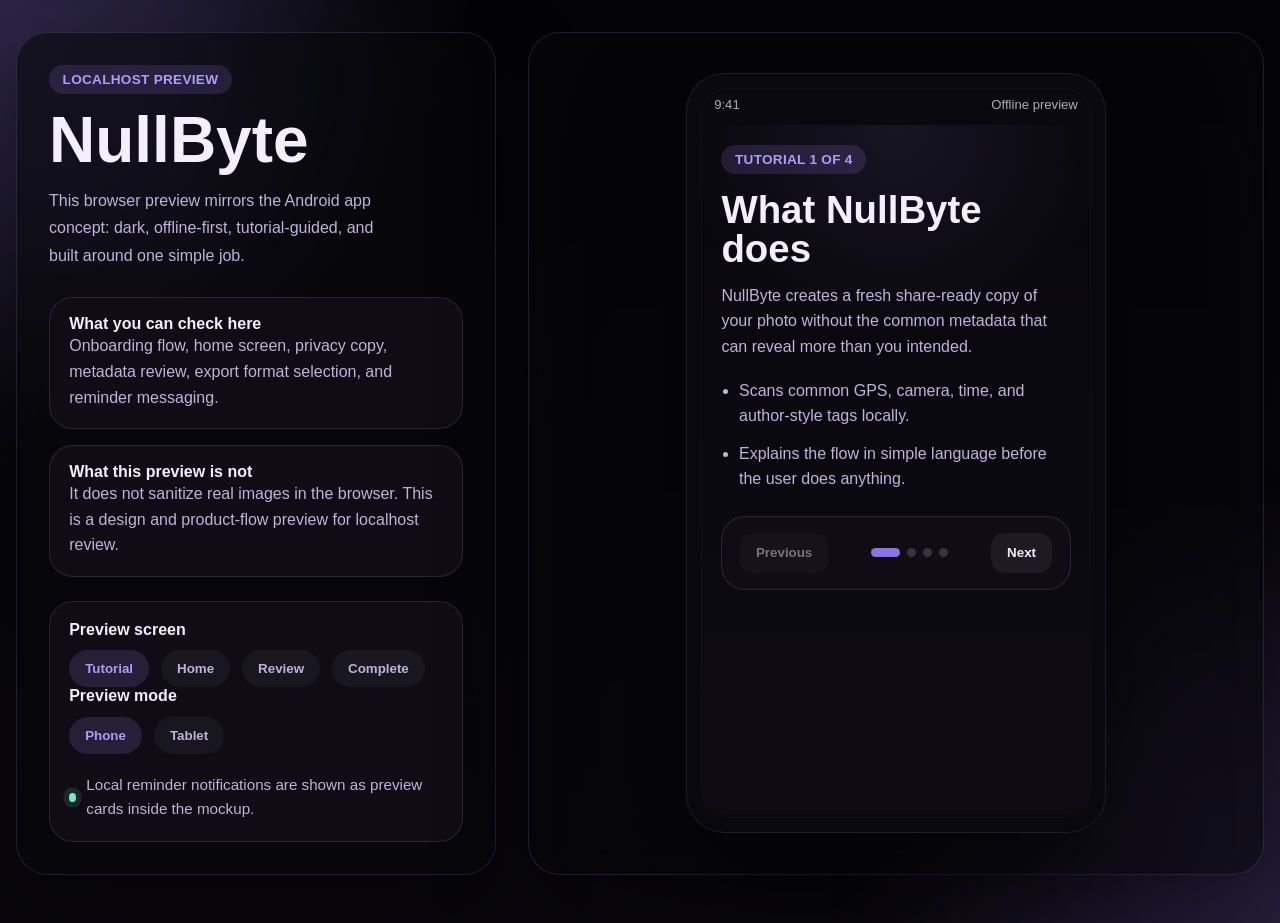
<file: preview/index.html>
<!DOCTYPE html>
<html lang="en">
<head>
  <meta charset="UTF-8">
  <meta name="viewport" content="width=device-width, initial-scale=1.0">
  <title>NullByte Preview</title>
  <link rel="stylesheet" href="./styles.css">
</head>
<body>
  <div class="ambient ambient-left"></div>
  <div class="ambient ambient-right"></div>

  <main class="shell">
    <section class="intro-card">
      <div class="eyebrow">Localhost preview</div>
      <h1>NullByte</h1>
      <p class="lede">
        This browser preview mirrors the Android app concept: dark, offline-first,
        tutorial-guided, and built around one simple job.
      </p>

      <div class="facts">
        <article class="fact">
          <h2>What you can check here</h2>
          <p>Onboarding flow, home screen, privacy copy, metadata review, export format selection, and reminder messaging.</p>
        </article>
        <article class="fact">
          <h2>What this preview is not</h2>
          <p>It does not sanitize real images in the browser. This is a design and product-flow preview for localhost review.</p>
        </article>
      </div>

      <div class="control-panel">
        <div>
          <p class="panel-title">Preview screen</p>
          <div class="screen-tabs" id="screen-tabs">
            <button class="tab is-active" data-screen="onboarding">Tutorial</button>
            <button class="tab" data-screen="home">Home</button>
            <button class="tab" data-screen="review">Review</button>
            <button class="tab" data-screen="complete">Complete</button>
          </div>
        </div>

        <div>
          <p class="panel-title">Preview mode</p>
          <div class="screen-tabs" id="device-tabs">
            <button class="tab is-active" data-device="phone">Phone</button>
            <button class="tab" data-device="tablet">Tablet</button>
          </div>
        </div>

        <div class="mini-note">
          <span class="mini-note-dot"></span>
          Local reminder notifications are shown as preview cards inside the mockup.
        </div>
      </div>
    </section>

    <section class="device-stage">
      <div class="device-wrap" id="device-wrap">
        <div class="device device-phone" id="device">
          <div class="device-header">
            <span>9:41</span>
            <span>Offline preview</span>
          </div>
          <div class="device-body">
            <div class="screen screen-onboarding is-visible" data-screen="onboarding">
              <div class="screen-pill">Tutorial 1 of 4</div>
              <h2 class="screen-title">What NullByte does</h2>
              <p class="screen-text">
                NullByte creates a fresh share-ready copy of your photo without the common metadata
                that can reveal more than you intended.
              </p>
              <ul class="bullet-list">
                <li>Scans common GPS, camera, time, and author-style tags locally.</li>
                <li>Explains the flow in simple language before the user does anything.</li>
              </ul>

              <div class="tutorial-panel">
                <button class="tutorial-nav" id="tutorial-prev" disabled>Previous</button>
                <div class="tutorial-dots" id="tutorial-dots"></div>
                <button class="tutorial-nav" id="tutorial-next">Next</button>
              </div>
            </div>

            <div class="screen screen-home" data-screen="home">
              <div class="hero-card">
                <div class="screen-pill">Offline privacy utility</div>
                <h2 class="screen-title">NullByte</h2>
                <p class="screen-text">
                  Create clean photo copies before you post, message, or upload them.
                </p>
              </div>

              <div class="action-card">
                <h3>Start here</h3>
                <button class="primary-action">Pick photos to clean</button>
                <button class="secondary-action">Open the tutorial again</button>
              </div>

              <div class="toggle-card">
                <div>
                  <p class="toggle-title">Privacy reminders</p>
                  <p class="toggle-copy">Opt in to local notifications that remind you to scrub photos before sharing.</p>
                </div>
                <button class="toggle is-on" id="preview-toggle" aria-label="Toggle privacy reminders">
                  <span class="toggle-thumb"></span>
                </button>
              </div>

              <div class="how-card">
                <h3>How to use NullByte</h3>
                <ol class="steps">
                  <li>Select photos from your gallery or share them into NullByte.</li>
                  <li>Review the local scan summary for common EXIF tags.</li>
                  <li>Export clean copies into <code>Pictures/NullByte</code>.</li>
                </ol>
              </div>
            </div>

            <div class="screen screen-review" data-screen="review">
              <div class="review-header">
                <div class="screen-pill">Local scan</div>
                <h2 class="screen-title">Review and sanitize</h2>
                <p class="screen-text">NullByte scans these images locally and creates new clean copies when you sanitize them.</p>
              </div>

              <div class="format-card">
                <h3>Choose an export format</h3>
                <div class="format-pills">
                  <button class="format-pill is-selected">Auto</button>
                  <button class="format-pill">JPG</button>
                  <button class="format-pill">PNG</button>
                  <button class="format-pill">WebP</button>
                </div>
              </div>

              <div class="file-card">
                <div class="file-head">
                  <strong>IMG_2084.JPG</strong>
                  <span>4 tags detected</span>
                </div>
                <div class="flag-row">
                  <span class="flag is-hot">GPS found</span>
                  <span class="flag is-hot">Device found</span>
                  <span class="flag is-hot">Time found</span>
                  <span class="flag is-cool">Author clear</span>
                </div>
                <p>Common share-sensitive metadata detected.</p>
              </div>

              <div class="file-card">
                <div class="file-head">
                  <strong>SETUP_SHOT.PNG</strong>
                  <span>1 tag detected</span>
                </div>
                <div class="flag-row">
                  <span class="flag is-cool">GPS clear</span>
                  <span class="flag is-cool">Device clear</span>
                  <span class="flag is-hot">Time found</span>
                  <span class="flag is-cool">Author clear</span>
                </div>
                <p>No location tags found, but a timestamp is still present in the file metadata.</p>
              </div>

              <button class="primary-action">Sanitize 2 photos</button>
            </div>

            <div class="screen screen-complete" data-screen="complete">
              <div class="result-card">
                <div class="screen-pill">Export complete</div>
                <h2 class="screen-title">Clean copies ready</h2>
                <p class="screen-text">
                  2 clean copies were saved to <code>Pictures/NullByte</code>. Originals were left untouched.
                </p>
              </div>

              <div class="notification-preview">
                <p class="notification-label">Reminder preview</p>
                <h3>Clean before you share</h3>
                <p>NullByte is ready when you want to strip location and camera tags from photos.</p>
                <div class="notification-actions">
                  <button class="secondary-action compact">Open NullByte</button>
                  <button class="secondary-action compact">How it works</button>
                </div>
              </div>

              <div class="promise-grid">
                <article>
                  <h3>Offline</h3>
                  <p>No account, no cloud processing, no analytics.</p>
                </article>
                <article>
                  <h3>Simple</h3>
                  <p>One flow, clear language, no fake security theater.</p>
                </article>
              </div>
            </div>
          </div>
        </div>
      </div>
    </section>
  </main>

  <script src="./app.js"></script>
</body>
</html>
</file>
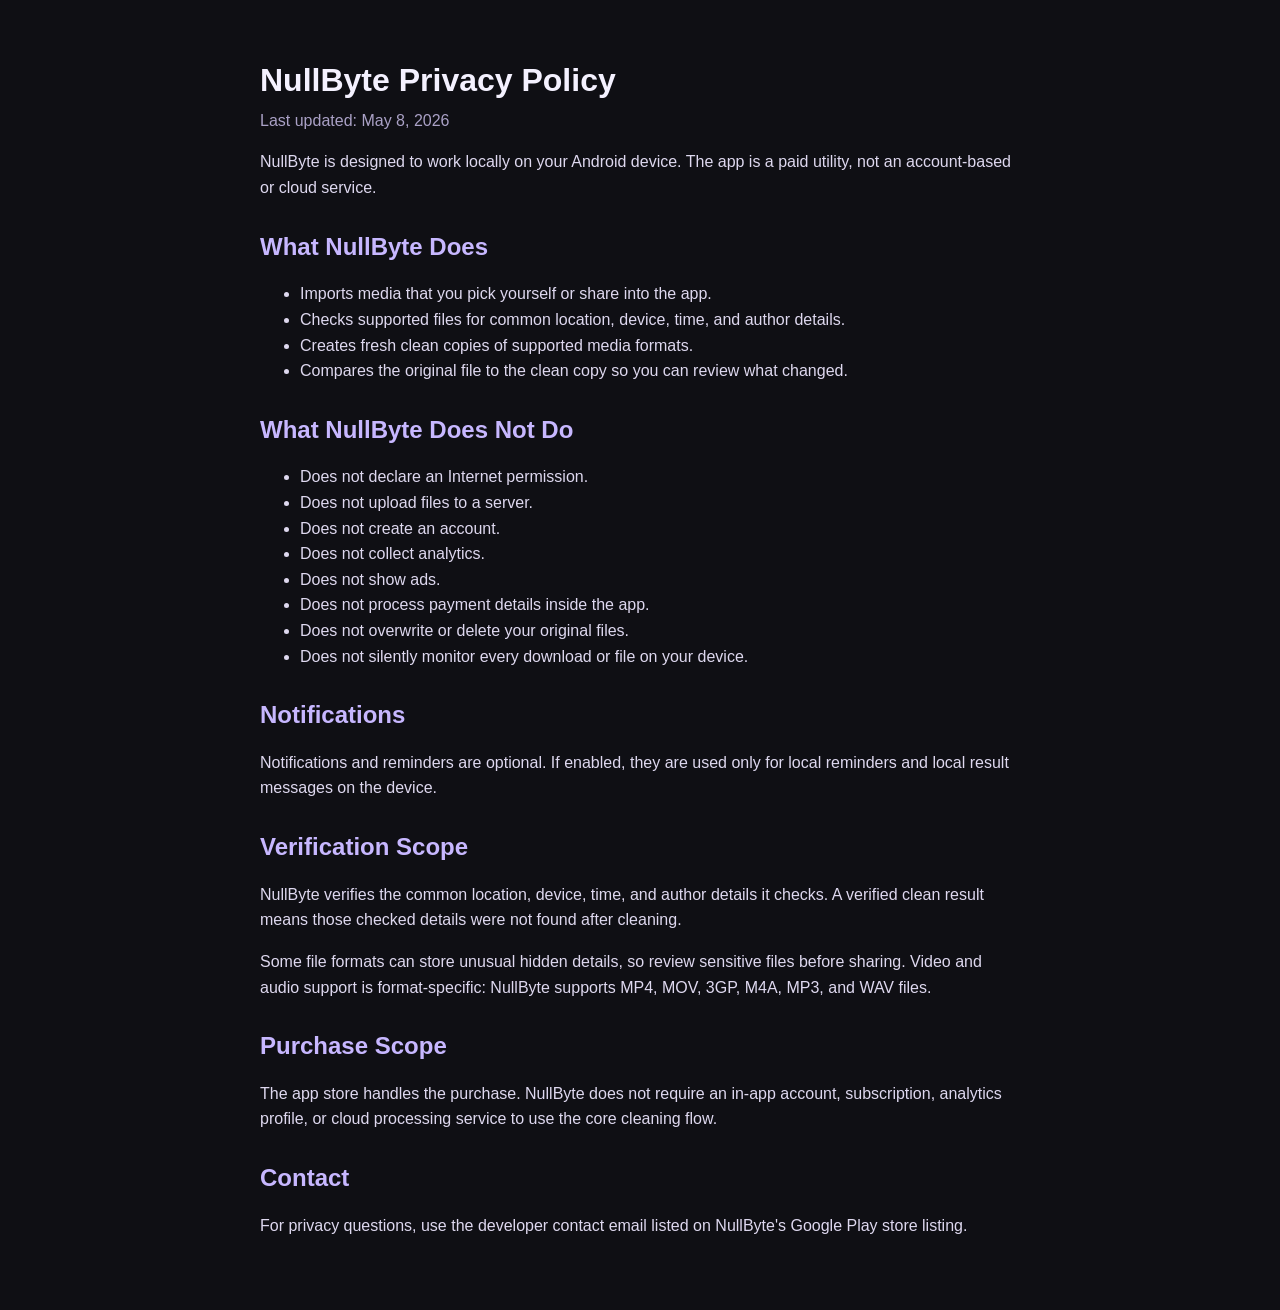
<file: docs/privacy.html>
<!doctype html>
<html lang="en">
<head>
  <meta charset="utf-8">
  <meta name="viewport" content="width=device-width, initial-scale=1">
  <title>NullByte Privacy Policy</title>
  <style>
    :root {
      color-scheme: light dark;
      font-family: Arial, sans-serif;
      line-height: 1.6;
    }

    body {
      margin: 0;
      background: #0f0f14;
      color: #f4f1ff;
    }

    main {
      max-width: 760px;
      margin: 0 auto;
      padding: 40px 20px 56px;
    }

    h1, h2 {
      line-height: 1.2;
    }

    h1 {
      margin-bottom: 8px;
      font-size: 2rem;
    }

    h2 {
      margin-top: 32px;
      color: #c7b7ff;
    }

    p, li {
      color: #ded8ef;
    }

    a {
      color: #c7b7ff;
    }

    .updated {
      margin-top: 0;
      color: #aaa1c6;
    }
  </style>
</head>
<body>
  <main>
    <h1>NullByte Privacy Policy</h1>
    <p class="updated">Last updated: May 8, 2026</p>

    <p>NullByte is designed to work locally on your Android device. The app is a paid utility, not an account-based or cloud service.</p>

    <h2>What NullByte Does</h2>
    <ul>
      <li>Imports media that you pick yourself or share into the app.</li>
      <li>Checks supported files for common location, device, time, and author details.</li>
      <li>Creates fresh clean copies of supported media formats.</li>
      <li>Compares the original file to the clean copy so you can review what changed.</li>
    </ul>

    <h2>What NullByte Does Not Do</h2>
    <ul>
      <li>Does not declare an Internet permission.</li>
      <li>Does not upload files to a server.</li>
      <li>Does not create an account.</li>
      <li>Does not collect analytics.</li>
      <li>Does not show ads.</li>
      <li>Does not process payment details inside the app.</li>
      <li>Does not overwrite or delete your original files.</li>
      <li>Does not silently monitor every download or file on your device.</li>
    </ul>

    <h2>Notifications</h2>
    <p>Notifications and reminders are optional. If enabled, they are used only for local reminders and local result messages on the device.</p>

    <h2>Verification Scope</h2>
    <p>NullByte verifies the common location, device, time, and author details it checks. A verified clean result means those checked details were not found after cleaning.</p>
    <p>Some file formats can store unusual hidden details, so review sensitive files before sharing. Video and audio support is format-specific: NullByte supports MP4, MOV, 3GP, M4A, MP3, and WAV files.</p>

    <h2>Purchase Scope</h2>
    <p>The app store handles the purchase. NullByte does not require an in-app account, subscription, analytics profile, or cloud processing service to use the core cleaning flow.</p>

    <h2>Contact</h2>
    <p>For privacy questions, use the developer contact email listed on NullByte's Google Play store listing.</p>
  </main>
</body>
</html>
</file>
<file: preview/styles.css>
:root {
  --bg: #050508;
  --bg-soft: #0d0b12;
  --panel: rgba(17, 14, 24, 0.9);
  --panel-strong: rgba(24, 20, 33, 0.95);
  --line: rgba(196, 184, 255, 0.14);
  --text: #f3efff;
  --muted: #beb4db;
  --primary: #8b75d8;
  --primary-soft: rgba(139, 117, 216, 0.18);
  --primary-bright: #b29af7;
  --success: #7ee7c0;
  --radius-xl: 32px;
  --radius-lg: 24px;
  --radius-md: 18px;
  --shadow: 0 30px 90px rgba(0, 0, 0, 0.45);
}

* {
  box-sizing: border-box;
}

html,
body {
  margin: 0;
  min-height: 100%;
}

body {
  background:
    radial-gradient(circle at top left, rgba(138, 116, 216, 0.2), transparent 30%),
    radial-gradient(circle at bottom right, rgba(178, 154, 247, 0.14), transparent 28%),
    linear-gradient(180deg, #040407 0%, #09070d 100%);
  color: var(--text);
  font-family: "Aptos", "Segoe UI Variable Text", "Segoe UI", sans-serif;
  overflow-x: hidden;
}

.ambient {
  position: fixed;
  inset: auto;
  width: 28rem;
  height: 28rem;
  border-radius: 50%;
  filter: blur(90px);
  pointer-events: none;
  opacity: 0.5;
}

.ambient-left {
  top: -9rem;
  left: -10rem;
  background: rgba(138, 116, 216, 0.28);
}

.ambient-right {
  right: -9rem;
  bottom: -10rem;
  background: rgba(90, 55, 173, 0.24);
}

.shell {
  position: relative;
  z-index: 1;
  display: grid;
  grid-template-columns: minmax(320px, 480px) minmax(340px, 1fr);
  gap: 2rem;
  width: min(1280px, calc(100% - 2rem));
  margin: 0 auto;
  padding: 2rem 0 3rem;
}

.intro-card,
.device-stage {
  background: rgba(8, 8, 11, 0.6);
  border: 1px solid var(--line);
  border-radius: var(--radius-xl);
  backdrop-filter: blur(18px);
  box-shadow: var(--shadow);
}

.intro-card {
  padding: 2rem;
}

.eyebrow,
.screen-pill {
  display: inline-flex;
  align-items: center;
  gap: 0.5rem;
  padding: 0.45rem 0.85rem;
  border-radius: 999px;
  background: var(--primary-soft);
  color: var(--primary-bright);
  font-size: 0.85rem;
  font-weight: 700;
  letter-spacing: 0.02em;
  text-transform: uppercase;
}

h1,
h2,
h3,
p {
  margin: 0;
}

h1 {
  margin-top: 1rem;
  font-family: "Bahnschrift", "Aptos", "Segoe UI Variable Text", sans-serif;
  font-size: clamp(2.8rem, 5vw, 4.2rem);
  line-height: 0.95;
}

.lede {
  margin-top: 1rem;
  color: var(--muted);
  line-height: 1.7;
  max-width: 38ch;
}

.facts {
  display: grid;
  gap: 1rem;
  margin-top: 1.75rem;
}

.fact,
.control-panel,
.hero-card,
.action-card,
.toggle-card,
.how-card,
.format-card,
.file-card,
.result-card,
.notification-preview,
.promise-grid article {
  background: var(--panel);
  border: 1px solid var(--line);
  border-radius: var(--radius-lg);
}

.fact {
  padding: 1.1rem 1.2rem;
}

.fact h2,
.panel-title,
.action-card h3,
.how-card h3,
.format-card h3,
.notification-preview h3,
.promise-grid h3 {
  font-size: 1rem;
  font-weight: 700;
}

.fact p,
.mini-note,
.toggle-copy,
.screen-text,
.file-card p,
.result-card p,
.promise-grid p,
.notification-preview p {
  color: var(--muted);
  line-height: 1.6;
}

.control-panel {
  margin-top: 1.5rem;
  padding: 1.2rem;
}

.panel-title {
  margin-bottom: 0.7rem;
}

.screen-tabs {
  display: flex;
  flex-wrap: wrap;
  gap: 0.75rem;
}

.tab,
.tutorial-nav,
.format-pill,
.toggle,
.primary-action,
.secondary-action {
  border: 0;
  cursor: pointer;
  transition: transform 180ms ease, background 180ms ease, color 180ms ease, opacity 180ms ease;
}

.tab {
  padding: 0.7rem 1rem;
  border-radius: 999px;
  background: rgba(255, 255, 255, 0.04);
  color: var(--muted);
  font-weight: 700;
}

.tab.is-active,
.format-pill.is-selected {
  background: var(--primary-soft);
  color: var(--primary-bright);
}

.tab:hover,
.tutorial-nav:hover,
.format-pill:hover,
.primary-action:hover,
.secondary-action:hover,
.toggle:hover {
  transform: translateY(-1px);
}

.mini-note {
  display: flex;
  align-items: center;
  gap: 0.65rem;
  margin-top: 1.2rem;
  font-size: 0.95rem;
}

.mini-note-dot {
  width: 0.6rem;
  height: 0.6rem;
  border-radius: 50%;
  background: var(--success);
  box-shadow: 0 0 0 0.35rem rgba(126, 231, 192, 0.12);
}

.device-stage {
  display: grid;
  place-items: center;
  min-height: 840px;
  padding: 2rem;
}

.device-wrap {
  width: 100%;
  display: grid;
  place-items: center;
}

.device {
  position: relative;
  width: min(420px, 100%);
  min-height: 760px;
  background: linear-gradient(180deg, #0a0910 0%, #09080e 100%);
  border: 1px solid rgba(214, 201, 255, 0.1);
  border-radius: 38px;
  padding: 0.9rem;
  box-shadow: 0 45px 110px rgba(0, 0, 0, 0.55);
}

.device::before {
  content: "";
  position: absolute;
  inset: 14px;
  border-radius: 28px;
  border: 1px solid rgba(255, 255, 255, 0.03);
  pointer-events: none;
}

.device-tablet {
  width: min(760px, 100%);
  min-height: 700px;
}

.device-header {
  display: flex;
  justify-content: space-between;
  color: rgba(243, 239, 255, 0.7);
  font-size: 0.82rem;
  padding: 0.5rem 0.8rem 0.8rem;
}

.device-body {
  background:
    radial-gradient(circle at top center, rgba(138, 116, 216, 0.12), transparent 30%),
    linear-gradient(180deg, #08070c 0%, #0d0a13 100%);
  border-radius: 28px;
  min-height: 690px;
  padding: 1.25rem;
  overflow: hidden;
}

.device-tablet .device-body {
  min-height: 640px;
}

.screen {
  display: none;
  animation: rise 260ms ease;
}

.screen.is-visible {
  display: block;
}

.screen-title {
  margin-top: 1rem;
  font-family: "Bahnschrift", "Aptos", "Segoe UI Variable Text", sans-serif;
  font-size: clamp(1.8rem, 3vw, 2.5rem);
  line-height: 1.02;
}

.screen-text {
  margin-top: 0.9rem;
}

.bullet-list,
.steps {
  display: grid;
  gap: 0.85rem;
  margin: 1.2rem 0 0;
  padding-left: 1.1rem;
  color: var(--muted);
  line-height: 1.55;
}

.tutorial-panel {
  display: flex;
  align-items: center;
  justify-content: space-between;
  gap: 1rem;
  margin-top: 1.5rem;
  padding: 1rem 1.1rem;
  background: var(--panel);
  border: 1px solid var(--line);
  border-radius: var(--radius-lg);
}

.tutorial-nav {
  padding: 0.8rem 1rem;
  border-radius: 14px;
  background: rgba(255, 255, 255, 0.06);
  color: var(--text);
  font-weight: 700;
}

.tutorial-nav:disabled {
  opacity: 0.45;
  cursor: default;
}

.tutorial-dots {
  display: flex;
  gap: 0.45rem;
}

.tutorial-dot {
  width: 0.55rem;
  height: 0.55rem;
  border-radius: 50%;
  background: rgba(255, 255, 255, 0.16);
}

.tutorial-dot.is-current {
  width: 1.8rem;
  border-radius: 999px;
  background: var(--primary);
}

.hero-card,
.action-card,
.toggle-card,
.how-card,
.review-header,
.format-card,
.file-card,
.result-card,
.notification-preview {
  padding: 1rem 1.05rem;
}

.action-card,
.toggle-card,
.how-card,
.format-card,
.file-card,
.notification-preview,
.promise-grid {
  margin-top: 1rem;
}

.primary-action {
  width: 100%;
  margin-top: 0.95rem;
  padding: 0.95rem 1rem;
  border-radius: 16px;
  background: linear-gradient(135deg, var(--primary) 0%, #a78af4 100%);
  color: #09070e;
  font-weight: 800;
}

.secondary-action {
  width: 100%;
  margin-top: 0.8rem;
  padding: 0.85rem 1rem;
  border-radius: 16px;
  background: rgba(255, 255, 255, 0.05);
  color: var(--text);
  font-weight: 700;
}

.secondary-action.compact {
  margin-top: 0;
  width: auto;
  min-width: 0;
}

.toggle-card {
  display: flex;
  align-items: center;
  justify-content: space-between;
  gap: 1rem;
}

.toggle-title,
.notification-label {
  font-size: 0.95rem;
  font-weight: 700;
}

.toggle {
  position: relative;
  width: 3.6rem;
  height: 2.15rem;
  border-radius: 999px;
  background: rgba(255, 255, 255, 0.1);
  flex: 0 0 auto;
}

.toggle.is-on {
  background: rgba(139, 117, 216, 0.42);
}

.toggle-thumb {
  position: absolute;
  top: 0.2rem;
  left: 0.2rem;
  width: 1.75rem;
  height: 1.75rem;
  border-radius: 50%;
  background: #f5f0ff;
  transition: transform 180ms ease;
}

.toggle.is-on .toggle-thumb {
  transform: translateX(1.25rem);
}

.file-head,
.flag-row,
.notification-actions,
.promise-grid {
  display: flex;
}

.file-head,
.notification-actions {
  justify-content: space-between;
  gap: 0.75rem;
}

.file-head span {
  color: var(--muted);
  font-size: 0.9rem;
}

.flag-row {
  flex-wrap: wrap;
  gap: 0.5rem;
  margin: 0.9rem 0 0.8rem;
}

.flag {
  padding: 0.45rem 0.75rem;
  border-radius: 999px;
  font-size: 0.82rem;
  font-weight: 700;
}

.flag.is-hot {
  background: var(--primary-soft);
  color: var(--primary-bright);
}

.flag.is-cool {
  background: rgba(255, 255, 255, 0.05);
  color: var(--muted);
}

.format-pills {
  display: flex;
  flex-wrap: wrap;
  gap: 0.65rem;
  margin-top: 0.9rem;
}

.format-pill {
  padding: 0.65rem 0.95rem;
  border-radius: 999px;
  background: rgba(255, 255, 255, 0.05);
  color: var(--muted);
  font-weight: 700;
}

.notification-label {
  color: var(--primary-bright);
  text-transform: uppercase;
  letter-spacing: 0.04em;
}

.promise-grid {
  display: grid;
  grid-template-columns: repeat(2, minmax(0, 1fr));
  gap: 1rem;
}

.promise-grid article {
  padding: 1rem;
}

code {
  font-family: "Consolas", "Cascadia Mono", monospace;
  color: var(--primary-bright);
}

@keyframes rise {
  from {
    opacity: 0;
    transform: translateY(10px);
  }

  to {
    opacity: 1;
    transform: translateY(0);
  }
}

@media (max-width: 980px) {
  .shell {
    grid-template-columns: 1fr;
  }

  .device-stage {
    min-height: auto;
  }
}

@media (max-width: 720px) {
  .shell {
    width: min(100% - 1rem, 1280px);
    padding: 0.75rem 0 1.5rem;
    gap: 1rem;
  }

  .intro-card,
  .device-stage {
    border-radius: 24px;
  }

  .intro-card,
  .device-stage,
  .device-body {
    padding: 1rem;
  }

  .device {
    border-radius: 30px;
    min-height: 700px;
  }

  .device::before {
    inset: 12px;
    border-radius: 22px;
  }

  .promise-grid {
    grid-template-columns: 1fr;
  }

  .toggle-card,
  .file-head,
  .notification-actions {
    flex-direction: column;
    align-items: flex-start;
  }
}
</file>
